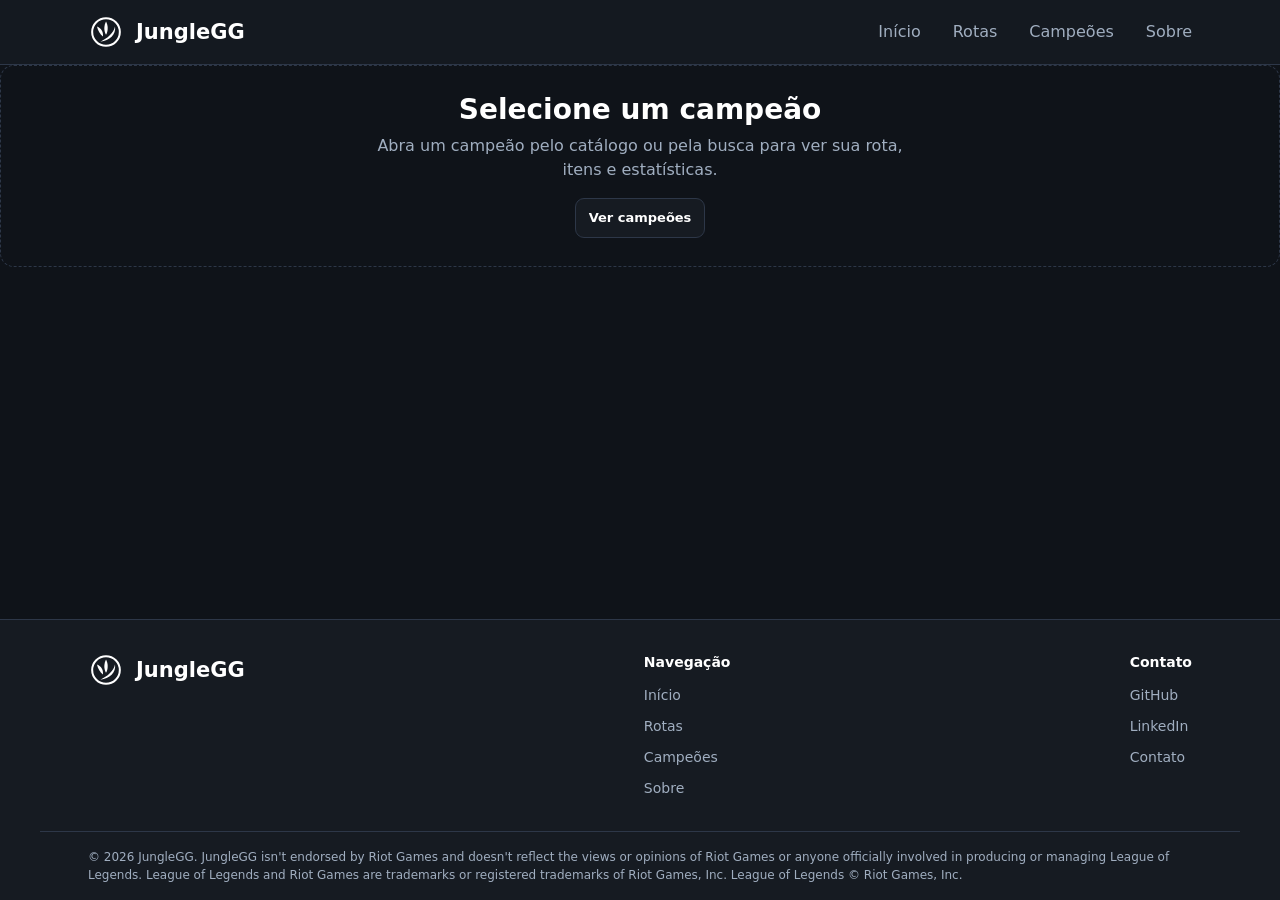
<file: frontend/campeao.html>
<!DOCTYPE html>
<html lang="pt-BR">
<head>
<meta charset="UTF-8">
<meta name="viewport" content="width=device-width, initial-scale=1">
<title>JungleGG | Campeão</title>
<link rel="icon" href="assets/logo.svg?v=2" type="image/svg+xml">

<link rel="stylesheet" href="css/style.css">
<link rel="stylesheet" href="css/campeao.css?v=3">
</head>

<body>

<header class="navbar">
  <div class="navbar__interno">
    <a class="logo" href="index.html">
      <img src="assets/logo.svg?v=2" alt="" width="36" height="36">
      <span>JungleGG</span>
    </a>

    <nav class="navbar__links">
      <a href="index.html">Início</a>
      <a href="rotas.html">Rotas</a>
      <a href="campeoes.html">Campeões</a>
      <a href="sobre.html">Sobre</a>
    </nav>
  </div>
</header>

<main>

<section class="champion-hero">

  <img id="hero-splash" class="champion-hero__splash">

  <div class="champion-hero__overlay">

    <img id="hero-icon" class="champion-icon">

    <div>

      <span class="badge-tier" id="tier">
        S+
      </span>

      <h1 id="nome">
        Carregando...
      </h1>

      <p id="titulo"></p>

      <div id="classes" class="champion-tags"></div>

    </div>

  </div>

</section>

<section class="champion-stats">

  <article class="stat-card">
    <span>Win Rate</span>
    <strong id="win">--</strong>
  </article>

  <article class="stat-card">
    <span>Pick Rate</span>
    <strong id="pick">--</strong>
  </article>

  <article class="stat-card">
    <span>Ban Rate</span>
    <strong id="ban">--</strong>
  </article>

  <article class="stat-card">
    <span>KDA</span>
    <strong id="kda">--</strong>
    <small id="kda-detalhe">-- eliminacoes / partida</small>
  </article>

</section>

<nav class="campeao-nav" aria-label="Navegação da página do campeão">
  <a href="#guia">Guia</a>
  <a href="#builds">Builds e runas</a>
  <a href="#situacao">Preparação de partida</a>
  <a href="#confrontos">Confrontos</a>
  <a href="#mapa-presenca">Mapa de presença</a>
</nav>

<section class="conteudo-campeao" id="guia" aria-label="Guia do campeão">
  <article class="card-ui card-ui--clear">

    <div class="card-header">
      <div>
        <span class="secao-etiqueta">Primeiros minutos</span>
        <h2>Rota de Clear</h2>
      </div>
      <span class="fonte-guia">
        Rota estimada, não extraída das partidas · imagens:
        <a href="https://wiki.leagueoflegends.com/en-us/" target="_blank" rel="noopener noreferrer">League Wiki</a>
      </span>
    </div>

    <div id="clear" class="clear-route"></div>
    <div class="clear-itens">
      <div>
        <span class="secao-etiqueta">Itens observados</span>
        <h3>Patch da jungle</h3>
        <small class="clear-itens__fonte">Atualização automática pelas partidas coletadas</small>
      </div>
      <div id="clear-build" class="clear-build" aria-live="polite">
        <span class="dado-vazio">Aguardando partidas coletadas.</span>
      </div>
    </div>

  </article>

  <article class="card-ui">
    <span class="secao-etiqueta">Progressão de níveis</span>
    <h2>Ordem de Habilidades</h2>
    <small id="fonte-habilidades" class="fonte-matchup">
      Ordem observada nas partidas ranqueadas de alto elo
    </small>
    <div id="skills"></div>
  </article>
</section>

<section class="conteudo-campeao duas-colunas" id="builds" aria-label="Builds e runas">
  <article class="card-ui">
    <span class="secao-etiqueta">Itens finais observados</span>
    <h2>Builds mais frequentes</h2>
    <small id="fonte-build" class="fonte-matchup">Aguardando partidas coletadas</small>
    <div id="build" class="build-variacoes"></div>
  </article>

  <article class="card-ui">
    <span class="secao-etiqueta">Escolhas observadas</span>
    <h2>Páginas de runas</h2>
    <small id="fonte-runas" class="fonte-matchup">Aguardando partidas coletadas</small>
    <div id="runas"></div>
  </article>
</section>

<section class="conteudo-campeao" id="situacao" aria-label="Desempenho situacional">
  <article class="card-ui">
    <div class="card-header situacao-cabecalho">
      <div>
        <span class="secao-etiqueta">Contexto da partida</span>
        <h2>Preparação por lado e confronto</h2>
        <p class="situacao-descricao">
          Escolha o lado e o jungler inimigo para ver resultados, builds e runas observados.
        </p>
      </div>
      <div class="situacao-controles">
        <label>
          <span>Seu lado</span>
          <select id="situacao-lado" aria-label="Seu lado no mapa">
            <option value="100">Azul</option>
            <option value="200">Vermelho</option>
          </select>
        </label>
        <label>
          <span>Jungler inimigo</span>
          <select id="situacao-adversario" aria-label="Jungler adversário">
            <option value="">Todos os confrontos</option>
          </select>
        </label>
      </div>
    </div>
    <div id="situacao-resumo" class="situacao-resumo" aria-live="polite"></div>
    <div id="situacao-detalhes" class="situacao-detalhes"></div>
  </article>
</section>

<section class="conteudo-campeao duas-colunas" id="confrontos" aria-label="Confrontos">

  <article class="card-ui matchup-card matchup-card--bom">

    <span class="secao-etiqueta">Vantagem no jungle</span>
    <h2>Forte Contra</h2>
    <small id="fonte-forte" class="fonte-matchup">Calculando confrontos...</small>

    <div id="forte" class="matchups"></div>

  </article>

  <article class="card-ui matchup-card matchup-card--ruim">

    <span class="secao-etiqueta">Confrontos difíceis</span>
    <h2>Fraco Contra</h2>
    <small id="fonte-fraco" class="fonte-matchup">Calculando confrontos...</small>

    <div id="fraco" class="matchups"></div>

  </article>

</section>

<section class="conteudo-campeao" id="mapa-presenca">
  <article class="card-ui">
    <span class="secao-etiqueta">Rotação pelo mapa</span>
    <h2>Mapa de presença do jungler</h2>
    <p class="mapa-descricao">
      Posições amostradas aproximadamente uma vez por minuto. A camada de abates
      marca eliminações com participação do jungler, não necessariamente ganks.
    </p>
    <div class="mapa-abas" role="group" aria-label="Camada do mapa de calor">
      <button type="button" data-camada="movimentacao" aria-pressed="true">Movimentação</button>
      <button type="button" data-camada="abates" aria-pressed="false">Abates participados</button>
    </div>
    <div class="mapa-calor" id="mapa-calor">
      <img id="mapa-imagem" alt="Mapa de Summoner's Rift">
      <div id="mapa-pontos" aria-hidden="true"></div>
    </div>
    <p class="mapa-status" id="mapa-status" aria-live="polite">Carregando dados do mapa...</p>
    <div class="mapa-legenda" aria-label="Legenda de intensidade">
      <span>Menor frequência</span>
      <i aria-hidden="true"></i>
      <span>Maior frequência</span>
    </div>
  </article>
</section>

</main>

<footer class="rodape">
  <div class="rodape__topo">
    <a class="logo" href="index.html">
      <img src="assets/logo.svg?v=2" alt="" width="36" height="36">
      <span>JungleGG</span>
    </a>
    <div class="rodape__coluna">
      <h3>Navegação</h3>
      <ul>
        <li><a href="index.html">Início</a></li>
        <li><a href="rotas.html">Rotas</a></li>
        <li><a href="campeoes.html">Campeões</a></li>
        <li><a href="sobre.html">Sobre</a></li>
      </ul>
    </div>
    <div class="rodape__coluna">
      <h3>Contato</h3>
      <ul>
        <li><a href="https://github.com/Miguel-Wanzeler" target="_blank" rel="noopener noreferrer">GitHub</a></li>
        <li><a href="https://www.linkedin.com/in/miguel-wanzeler/" target="_blank" rel="noopener noreferrer">LinkedIn</a></li>
        <li><a href="mailto:contatomiguelwanzeler@gmail.com">Contato</a></li>
      </ul>
    </div>
  </div>
  <p class="rodape__legal">
    © 2026 JungleGG. JungleGG isn't endorsed by Riot Games and doesn't reflect the views or
    opinions of Riot Games or anyone officially involved in producing or managing League of
    Legends. League of Legends and Riot Games are trademarks or registered trademarks of Riot
    Games, Inc. League of Legends © Riot Games, Inc.
  </p>
</footer>

<script src="js/campeao.js?v=6"></script>

</body>
</html>
</file>
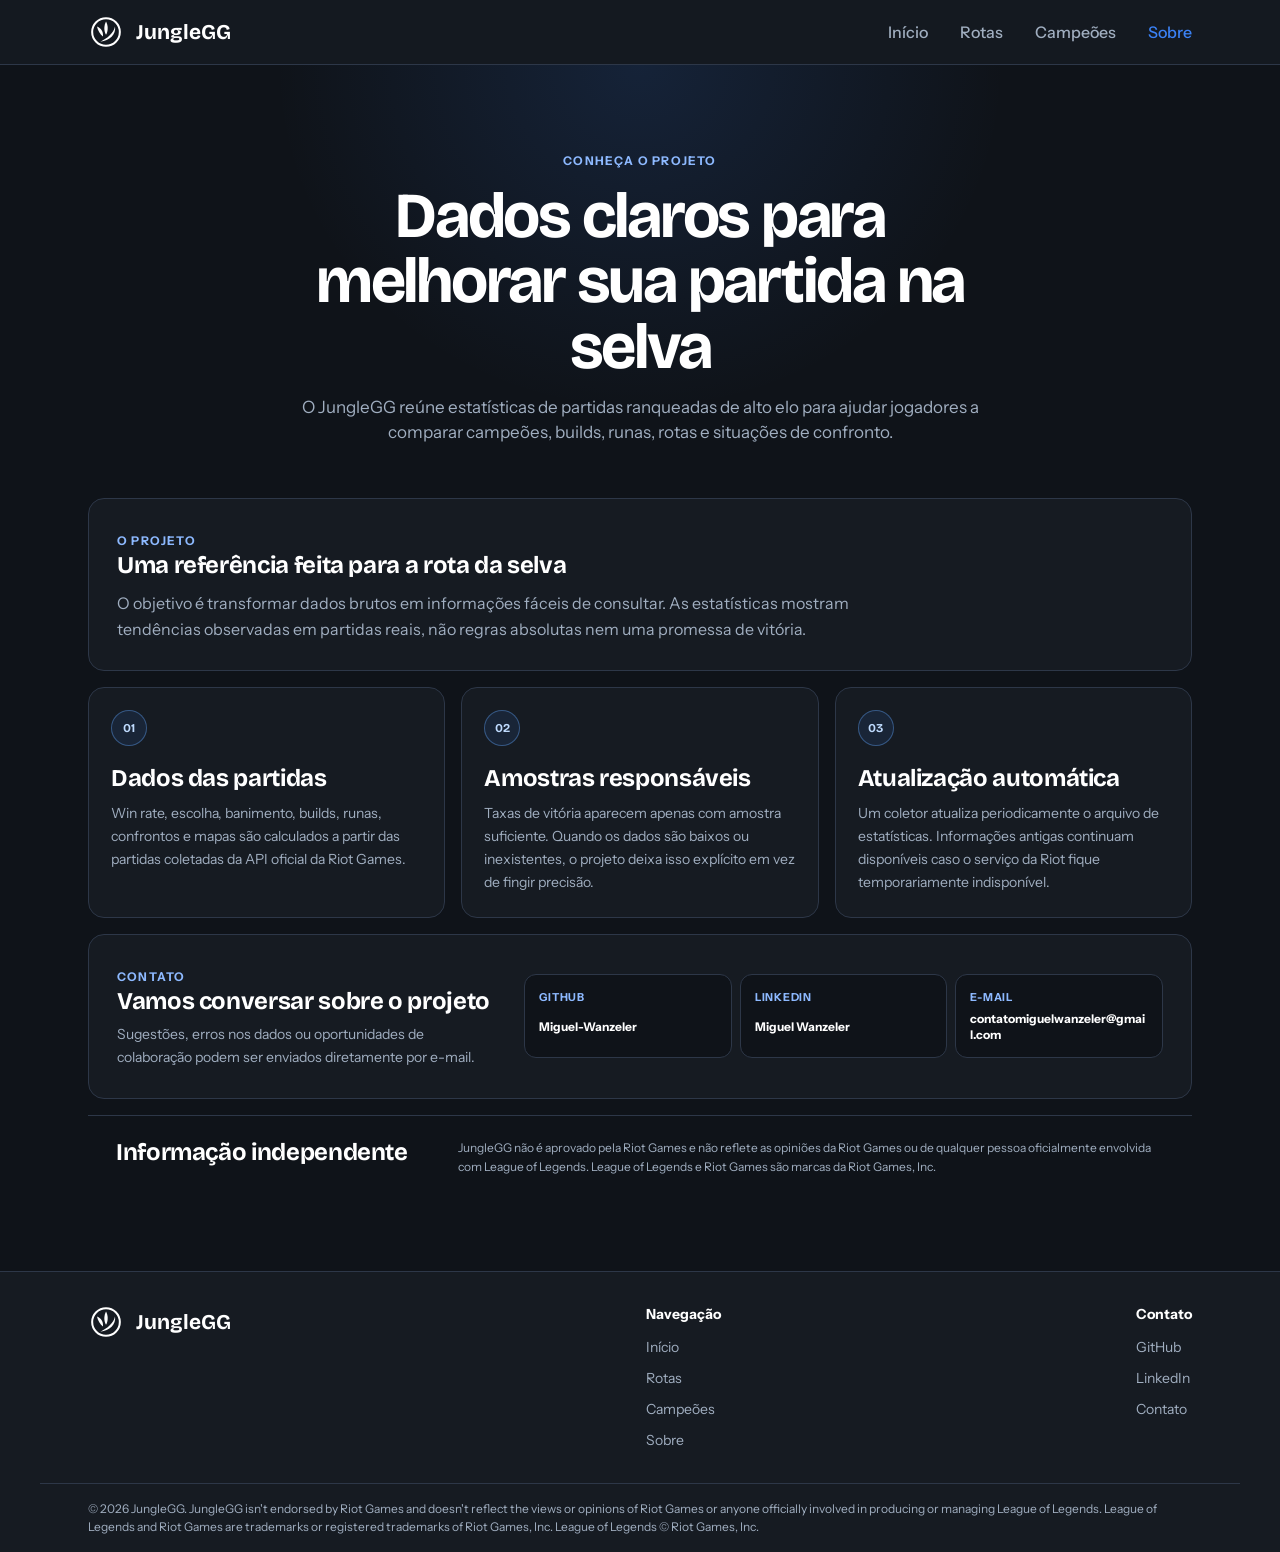
<file: frontend/sobre.html>
<!DOCTYPE html>
<html lang="pt-BR">
<head>
  <meta charset="UTF-8">
  <meta name="viewport" content="width=device-width, initial-scale=1">
  <title>JungleGG | Sobre</title>
  <meta name="description" content="Conheça o JungleGG, suas fontes de dados e a forma como as estatísticas da rota da selva são apresentadas.">
  <link rel="icon" href="assets/logo.svg?v=2" type="image/svg+xml">
  <link rel="preconnect" href="https://fonts.googleapis.com">
  <link rel="preconnect" href="https://fonts.gstatic.com" crossorigin>
  <link href="https://fonts.googleapis.com/css2?family=Bricolage+Grotesque:opsz,wght@12..96,600;12..96,700&family=Instrument+Sans:wght@400;500;600&display=swap" rel="stylesheet">
  <link rel="stylesheet" href="css/style.css?v=3">
  <link rel="stylesheet" href="css/listas.css?v=7">
</head>
<body>
  <a class="pular" href="#conteudo-sobre">Ir para o conteúdo</a>

  <header class="navbar">
    <div class="navbar__interno">
      <a class="logo" href="index.html">
        <img src="assets/logo.svg?v=2" alt="" width="36" height="36">
        <span>JungleGG</span>
      </a>
      <nav class="navbar__links" aria-label="Principal">
        <a href="index.html">Início</a>
        <a href="rotas.html">Rotas</a>
        <a href="campeoes.html">Campeões</a>
        <a href="sobre.html" aria-current="page">Sobre</a>
      </nav>
    </div>
  </header>

  <main id="conteudo-sobre">
    <section class="sobre-hero">
      <span class="etiqueta">Conheça o projeto</span>
      <h1>Dados claros para melhorar sua partida na selva</h1>
      <p>
        O JungleGG reúne estatísticas de partidas ranqueadas de alto elo para ajudar
        jogadores a comparar campeões, builds, runas, rotas e situações de confronto.
      </p>
    </section>

    <section class="sobre-conteudo" aria-label="Sobre o JungleGG">
      <article class="sobre-bloco sobre-bloco--principal">
        <span class="etiqueta">O projeto</span>
        <h2>Uma referência feita para a rota da selva</h2>
        <p>
          O objetivo é transformar dados brutos em informações fáceis de consultar.
          As estatísticas mostram tendências observadas em partidas reais, não regras
          absolutas nem uma promessa de vitória.
        </p>
      </article>

      <div class="sobre-grid">
        <article class="sobre-card">
          <span class="sobre-card__numero">01</span>
          <h2>Dados das partidas</h2>
          <p>
            Win rate, escolha, banimento, builds, runas, confrontos e mapas são
            calculados a partir das partidas coletadas da API oficial da Riot Games.
          </p>
        </article>

        <article class="sobre-card">
          <span class="sobre-card__numero">02</span>
          <h2>Amostras responsáveis</h2>
          <p>
            Taxas de vitória aparecem apenas com amostra suficiente. Quando os dados
            são baixos ou inexistentes, o projeto deixa isso explícito em vez de fingir precisão.
          </p>
        </article>

        <article class="sobre-card">
          <span class="sobre-card__numero">03</span>
          <h2>Atualização automática</h2>
          <p>
            Um coletor atualiza periodicamente o arquivo de estatísticas. Informações
            antigas continuam disponíveis caso o serviço da Riot fique temporariamente indisponível.
          </p>
        </article>
      </div>

      <article class="sobre-bloco sobre-bloco--contato">
        <div>
          <span class="etiqueta">Contato</span>
          <h2>Vamos conversar sobre o projeto</h2>
          <p>
            Sugestões, erros nos dados ou oportunidades de colaboração podem ser enviados
            diretamente por e-mail.
          </p>
        </div>
        <div class="sobre-contatos" aria-label="Redes e contato">
          <a href="https://github.com/Miguel-Wanzeler" target="_blank" rel="noopener noreferrer">
            <span>GitHub</span>
            <strong>Miguel-Wanzeler</strong>
          </a>
          <a href="https://www.linkedin.com/in/miguel-wanzeler/" target="_blank" rel="noopener noreferrer">
            <span>LinkedIn</span>
            <strong>Miguel Wanzeler</strong>
          </a>
          <a href="mailto:contatomiguelwanzeler@gmail.com">
            <span>E-mail</span>
            <strong>contatomiguelwanzeler@gmail.com</strong>
          </a>
        </div>
      </article>

      <article class="sobre-aviso">
        <h2>Informação independente</h2>
        <p>
          JungleGG não é aprovado pela Riot Games e não reflete as opiniões da Riot Games
          ou de qualquer pessoa oficialmente envolvida com League of Legends.
          League of Legends e Riot Games são marcas da Riot Games, Inc.
        </p>
      </article>
    </section>
  </main>

  <footer class="rodape">
    <div class="rodape__topo">
      <a class="logo" href="index.html">
        <img src="assets/logo.svg?v=2" alt="" width="36" height="36">
        <span>JungleGG</span>
      </a>
      <div class="rodape__coluna">
        <h3>Navegação</h3>
        <ul>
          <li><a href="index.html">Início</a></li>
          <li><a href="rotas.html">Rotas</a></li>
          <li><a href="campeoes.html">Campeões</a></li>
          <li><a href="sobre.html">Sobre</a></li>
        </ul>
      </div>
      <div class="rodape__coluna">
        <h3>Contato</h3>
        <ul>
          <li><a href="https://github.com/Miguel-Wanzeler" target="_blank" rel="noopener noreferrer">GitHub</a></li>
          <li><a href="https://www.linkedin.com/in/miguel-wanzeler/" target="_blank" rel="noopener noreferrer">LinkedIn</a></li>
          <li><a href="mailto:contatomiguelwanzeler@gmail.com">Contato</a></li>
        </ul>
      </div>
    </div>
    <p class="rodape__legal">
      © 2026 JungleGG. JungleGG isn't endorsed by Riot Games and doesn't reflect the views or
      opinions of Riot Games or anyone officially involved in producing or managing League of
      Legends. League of Legends and Riot Games are trademarks or registered trademarks of Riot
      Games, Inc. League of Legends © Riot Games, Inc.
    </p>
  </footer>
</body>
</html>
</file>
<file: frontend/css/style.css>
/* ==================================================================
   TOKENS: as cores do Figma e as fontes num lugar só.
   Mudou uma cor aqui, muda no site inteiro.
   ================================================================== */
:root {
  --fundo: #0F1319;
  --superficie: #161B22;
  --borda: #2D3748;
  --texto: #FFFFFF;
  --suave: #A0AEC0;
  --azul: #3B82F6;      /* destaque: foco, aba ativa, link atual */
  --verde: #22C55E;     /* winrate acima de 50% */
  --vermelho: #EF4444;  /* winrate abaixo de 50% */
  --violeta: #A78BFA;   /* ban */
  --titulo: "Bricolage Grotesque", system-ui, sans-serif;
  --corpo: "Instrument Sans", system-ui, sans-serif;
  --max: 1200px;
}

/* ---------- BASE ---------- */
* { box-sizing: border-box; margin: 0; padding: 0; }
html { scroll-behavior: smooth; }
body {
  background: var(--fundo);
  color: var(--texto);
  font: 400 16px/1.5 var(--corpo);
  min-height: 100vh;
  display: flex;
  flex-direction: column;   /* empurra o rodapé pro fim da página */
}
main { flex: 1; }
a { color: inherit; text-decoration: none; }
img { display: block; max-width: 100%; }
button { font: inherit; color: inherit; cursor: pointer; }

/* Foco visível pra quem usa teclado */
:focus-visible { outline: 2px solid var(--azul); outline-offset: 2px; border-radius: 6px; }

/* Texto só pra leitor de tela */
.sr, .pular:not(:focus) {
  position: absolute; width: 1px; height: 1px; overflow: hidden;
  clip: rect(0 0 0 0); white-space: nowrap;
}
.pular:focus {
  position: fixed; top: 8px; left: 8px; z-index: 50;
  background: var(--azul); padding: 8px 14px; border-radius: 8px;
}

/* ---------- NAVBAR ---------- */
.navbar {
  position: sticky; top: 0; z-index: 30;
  background: rgba(22, 27, 34, 0.88);
  backdrop-filter: blur(10px);
  border-bottom: 1px solid var(--borda);
}
.navbar__interno {
  max-width: var(--max); margin: 0 auto; padding: 14px 48px;
  display: flex; align-items: center; justify-content: space-between; gap: 24px;
}
.logo { display: flex; align-items: center; gap: 12px; font: 700 21px var(--titulo); }
.navbar__links { display: flex; gap: 32px; font-weight: 500; color: var(--suave); }
.navbar__links a:hover { color: var(--texto); }
.navbar__links a[aria-current="page"] { color: var(--azul); }

/* ---------- HERO ---------- */
.hero {
  max-width: var(--max); margin: 0 auto; padding: 72px 48px 40px;
  display: grid; grid-template-columns: minmax(0, 1.05fr) minmax(0, 0.95fr);
  gap: 40px; align-items: center;
}
.hero h1 {
  font: 700 clamp(40px, 5.2vw, 64px) / 1.04 var(--titulo);
  letter-spacing: -0.02em; margin-bottom: 16px;
}
.hero__texto > p { color: var(--suave); font-size: 18px; max-width: 44ch; margin-bottom: 28px; }

/* Arte do campeão mais jogado. A faixa de gradiente funde a imagem com o fundo. */
.hero__arte {
  position: relative; display: block; aspect-ratio: 16 / 10;
  border-radius: 20px; overflow: hidden; border: 1px solid var(--borda);
}
.hero__arte[hidden] { display: none; }
.hero__arte img { width: 100%; height: 100%; object-fit: cover; object-position: 60% 20%; transition: transform 0.6s; }
.hero__arte:hover img { transform: scale(1.04); }
.hero__arte::after {
  content: ""; position: absolute; inset: 0; pointer-events: none;
  background:
    linear-gradient(90deg, var(--fundo) 0%, transparent 45%),
    linear-gradient(0deg, rgba(15, 19, 25, 0.9), transparent 45%);
}
.hero__legenda { position: absolute; left: 18px; bottom: 14px; z-index: 1; font: 600 16px var(--titulo); }

/* ---------- BUSCA (campo + sugestões) ---------- */
.busca { position: relative; max-width: 520px; }
.busca input {
  width: 100%; height: 56px; padding: 0 52px 0 18px; font: inherit; font-size: 17px;
  color: var(--texto); background: var(--superficie);
  border: 1px solid var(--borda); border-radius: 12px;
}
.busca input::placeholder { color: var(--suave); }
.busca input:focus { outline: none; border-color: var(--azul); box-shadow: 0 0 0 4px rgba(59, 130, 246, 0.18); }
.busca kbd {
  position: absolute; right: 14px; top: 15px; min-width: 26px; text-align: center;
  padding: 2px 8px; font: 500 14px var(--corpo); color: var(--suave);
  border: 1px solid var(--borda); border-radius: 6px; transition: opacity 0.15s;
}
.busca:focus-within kbd { opacity: 0; }

#resultados {
  position: absolute; left: 0; right: 0; top: calc(100% + 8px); z-index: 20;
  list-style: none; padding: 6px; background: var(--superficie);
  border: 1px solid var(--borda); border-radius: 12px;
  box-shadow: 0 18px 40px rgba(0, 0, 0, 0.45);
}
#resultados[hidden] { display: none; }
#resultados li { display: flex; align-items: center; gap: 12px; padding: 8px 10px; border-radius: 8px; cursor: pointer; }
#resultados li[aria-selected="true"] { background: rgba(59, 130, 246, 0.18); }
#resultados img { width: 36px; height: 36px; border-radius: 8px; }
#resultados .nome { font-weight: 600; line-height: 1.2; }
#resultados .sub { font-size: 13px; color: var(--suave); }
#resultados .vazio { cursor: default; color: var(--suave); font-size: 15px; padding: 12px 10px; }

/* ---------- SEÇÃO DE DESTAQUES ---------- */
.secao { max-width: var(--max); margin: 0 auto; padding: 32px 48px 72px; }
.secao__topo { display: flex; justify-content: space-between; align-items: flex-end; flex-wrap: wrap; gap: 16px; margin-bottom: 8px; }
.secao h2 { font: 700 30px var(--titulo); letter-spacing: -0.01em; }
.fonte { color: var(--suave); font-size: 14px; margin-bottom: 20px; min-height: 21px; }

.abas { display: flex; gap: 4px; padding: 4px; background: var(--superficie); border: 1px solid var(--borda); border-radius: 999px; }
.abas button { background: none; border: 0; padding: 8px 16px; border-radius: 999px; color: var(--suave); font-weight: 500; font-size: 14px; transition: background 0.2s, color 0.2s; }
.abas button:hover { color: var(--texto); }
.abas button[aria-pressed="true"] { background: var(--azul); color: #fff; }

.grid { display: grid; grid-template-columns: repeat(3, minmax(0, 1fr)); gap: 20px; }
.ver-todos { display: inline-block; margin-top: 28px; color: var(--azul); font-weight: 600; }
.ver-todos:hover { text-decoration: underline; }

/* ---------- CARD DE CAMPEÃO ---------- */
.card {
  position: relative; overflow: hidden; isolation: isolate;
  display: flex; flex-direction: column; gap: 14px; padding: 18px;
  background: var(--superficie); border: 1px solid var(--borda); border-radius: 14px;
  transition: border-color 0.15s;
}
.card:hover { border-color: var(--azul); }
/* Arte do campeão atrás do card, só visível à direita e bem apagada */
.card__fundo {
  position: absolute; inset: 0; z-index: -1;
  background-size: cover; background-position: right top; opacity: 0.2;
  -webkit-mask-image: linear-gradient(270deg, #000, transparent 70%);
  mask-image: linear-gradient(270deg, #000, transparent 70%);
  transition: transform 0.5s, opacity 0.3s;
}
.card:hover .card__fundo { opacity: 0.4; transform: scale(1.06); }

.card__topo { display: flex; align-items: center; gap: 12px; }
.card__icone { width: 56px; height: 56px; border-radius: 10px; border: 1px solid var(--borda); }
.card h3 { font: 700 19px / 1.2 var(--titulo); }
.card__classe { font-size: 13px; color: var(--suave); }

.win { display: flex; justify-content: space-between; align-items: baseline; }
.win span { font-size: 13px; color: var(--suave); }
.win strong { font: 700 30px / 1 var(--titulo); font-variant-numeric: tabular-nums; }
.bom { color: var(--verde); }
.ruim { color: var(--vermelho); }

/* Barra de winrate. A largura vem da variável --v e só "enche" quando a grade ganha .pronto */
.barra { height: 6px; border-radius: 99px; background: rgba(255, 255, 255, 0.08); overflow: hidden; }
.barra i { display: block; height: 100%; width: 0; border-radius: inherit; background: var(--verde); transition: width 1s cubic-bezier(0.2, 0.8, 0.2, 1); }
.barra i.ruim { background: var(--vermelho); }
.grid.pronto .barra i,
.grade-campeoes.pronto .barra i,
.grade-destaques.pronto .barra i { width: var(--v); }

.mini { display: flex; justify-content: space-between; font-size: 14px; color: var(--suave); }
.mini b { color: var(--texto); font-weight: 600; font-variant-numeric: tabular-nums; }
.mini .ban { color: var(--violeta); }

/* Carregando: cards vazios com um brilho passando */
.card--esqueleto {
  min-height: 176px; border-color: var(--borda);
  background: linear-gradient(100deg, var(--superficie) 40%, #1D2430 50%, var(--superficie) 60%);
  background-size: 300% 100%; animation: brilho 1.4s linear infinite;
}
@keyframes brilho { to { background-position: -100% 0; } }

/* Erro: diz o que aconteceu e oferece a saída */
.erro { grid-column: 1 / -1; padding: 28px; border: 1px dashed var(--borda); border-radius: 14px; text-align: center; color: var(--suave); }
.erro button { margin-top: 14px; padding: 10px 20px; background: var(--azul); border: 0; border-radius: 10px; color: #fff; font-weight: 600; }

/* ---------- RODAPÉ ---------- */
.rodape { background: var(--superficie); border-top: 1px solid var(--borda); }
.rodape__topo { max-width: var(--max); margin: 0 auto; padding: 32px 48px; display: flex; justify-content: space-between; align-items: flex-start; flex-wrap: wrap; gap: 32px; }
.rodape__coluna h3 { font-size: 14px; margin-bottom: 12px; }
.rodape__coluna ul { list-style: none; display: flex; flex-direction: column; gap: 10px; font-size: 14px; color: var(--suave); }
.rodape__coluna a:hover { color: var(--texto); }
.rodape__legal { max-width: var(--max); margin: 0 auto; padding: 16px 48px; border-top: 1px solid var(--borda); font-size: 12px; color: var(--suave); }

/* ---------- RESPONSIVO ---------- */
@media (max-width: 960px) {
  .hero { grid-template-columns: 1fr; padding-top: 48px; }
  .hero__arte { display: none; }
  .grid { grid-template-columns: repeat(2, minmax(0, 1fr)); }
}
@media (max-width: 640px) {
  .navbar__interno { flex-wrap: wrap; padding: 12px 20px; gap: 8px; }
  .navbar__links { width: 100%; gap: 20px; overflow-x: auto; }
  .hero, .secao, .rodape__topo, .rodape__legal { padding-left: 20px; padding-right: 20px; }
  .grid { grid-template-columns: 1fr; }
  .abas { width: 100%; overflow-x: auto; }
}

/* Quem pediu menos movimento no sistema recebe tudo sem animação */
@media (prefers-reduced-motion: reduce) {
  * { animation: none !important; transition: none !important; }
  html { scroll-behavior: auto; }
  .grid .barra i,
  .grade-campeoes .barra i,
  .grade-destaques .barra i { width: var(--v); }
}
</file>
<file: frontend/css/campeao.css>
.champion-hero{position:relative;min-height:360px;overflow:hidden;isolation:isolate;}

.champion-hero__splash{
    position:absolute;
    inset:0;
    width:100%;
    height:100%;
    object-fit:cover;
    filter:brightness(.38);
    object-position:center 25%;
}

.champion-hero__overlay{
    position:relative;
    z-index:2;

    max-width:1200px;
    margin:auto;

    padding:104px 48px 64px;

    display:flex;
    gap:24px;
    align-items:center;
}
.champion-hero__overlay::before{content:"";position:absolute;inset:0;z-index:-1;background:linear-gradient(90deg,rgba(15,19,25,.92),rgba(15,19,25,.52) 58%,rgba(15,19,25,.12));pointer-events:none;}
.champion-hero h1{margin-top:12px;font:700 clamp(38px,5vw,58px)/1.05 var(--titulo);letter-spacing:-.03em;}
.champion-hero p{margin-top:8px;color:#d0d7e2;font-size:17px;}
.champion-tags{margin-top:14px;}

.champion-icon{
    width:120px;
    height:120px;
    border-radius:20px;
    border:2px solid var(--borda);
}

.badge-tier{
    background:var(--verde);
    padding:6px 12px;
    border-radius:999px;
    font-weight:700;
}

.champion-stats{
    max-width:1200px;
    margin:auto;

    padding:24px 48px 28px;

    display:grid;
    grid-template-columns:repeat(4,1fr);
    gap:18px;
}

.stat-card{
    background:var(--superficie);
    border:1px solid var(--borda);

    border-radius:14px;

    padding:20px;
    transition:border-color .18s,transform .18s;
}
.stat-card:hover{border-color:#52627a;transform:translateY(-2px);}
.stat-card>span{color:var(--suave);font-size:13px;font-weight:600;}

.stat-card strong{
    display:block;
    margin-top:8px;

    font-size:32px;
    font-family:var(--titulo);
}

.stat-card small{
    display:block;
    margin-top:6px;
    color:var(--suave);
    font-size:13px;
}

.painel,
.duas-colunas{
    max-width:1200px;
    margin:auto;
    padding:0 48px 32px;
}

.duas-colunas{
    display:grid;
    grid-template-columns:1fr 1fr;
    gap:24px;
}

.card-ui{
    background:var(--superficie);
    border:1px solid var(--borda);

    border-radius:16px;

    padding:24px;
    box-shadow:0 12px 30px rgba(0,0,0,.12);
}

.build-grid{
    display:flex;
    gap:12px;
    flex-wrap:wrap;
    margin-top:20px;
}

.build-grid img{
    width:64px;
    height:64px;
    border-radius:12px;

    transition:.25s;
}

.build-grid img:hover{
    transform:translateY(-4px);
}
.build-variacoes{display:grid;gap:12px;margin-top:16px;}
.build-variacao,.pagina-runa{min-width:0;padding:14px;border:1px solid var(--borda);border-radius:14px;background:var(--fundo);}
.build-variacao__titulo{display:flex;justify-content:space-between;align-items:center;gap:10px;color:var(--texto);}
.build-variacao__titulo small{color:var(--suave);font-size:12px;white-space:nowrap;}
.build-variacao .build-grid{margin-top:12px;gap:14px;}
.build-item{display:flex;flex-direction:column;align-items:center;gap:6px;width:68px;text-align:center;}
.build-item img{width:56px;height:56px;object-fit:cover;}
.build-item span{color:var(--suave);font-size:10px;line-height:1.2;}
.pagina-runa+.pagina-runa{margin-top:12px;}

.conteudo-campeao{max-width:1200px;margin:0 auto;padding:0 48px 24px;scroll-margin-top:100px;}
.campeao-nav{position:relative;z-index:2;display:flex;justify-content:center;gap:8px;max-width:1200px;margin:0 auto 24px;padding:0 48px;overflow-x:auto;scrollbar-width:thin;}
.campeao-nav a{flex:0 0 auto;padding:8px 14px;border:1px solid var(--borda);border-radius:999px;background:var(--superficie);color:var(--suave);font-size:13px;font-weight:600;transition:background .18s,color .18s,border-color .18s;}
.campeao-nav a:hover,.campeao-nav a:focus-visible{border-color:var(--azul);background:rgba(59,130,246,.13);color:var(--texto);}
.conteudo-campeao h2{font:700 24px/1.2 var(--titulo);letter-spacing:-.015em;}
.conteudo-campeao .card-ui>h2{margin-bottom:4px;}
.secao-etiqueta{display:block;margin-bottom:4px;color:var(--azul);font-size:12px;font-weight:700;text-transform:uppercase;letter-spacing:.08em;}
.card-header{display:flex;align-items:flex-start;justify-content:space-between;gap:16px;margin-bottom:20px;}
.fonte-guia{color:var(--suave);font-size:13px;white-space:nowrap;}
.fonte-guia a{color:var(--azul);}
.fonte-guia a:hover{text-decoration:underline;}
.clear-route{display:grid;grid-template-columns:repeat(6,minmax(0,1fr));gap:10px;margin-top:18px;}
.clear-step{display:flex;align-items:center;gap:10px;min-width:0;padding:12px;background:var(--fundo);border:1px solid var(--borda);border-radius:12px;}
.clear-step__numero{display:grid;place-items:center;flex:0 0 28px;height:28px;border-radius:50%;background:var(--azul);font-weight:700;font-size:13px;}
.clear-step__imagem{width:44px;height:44px;flex:0 0 44px;object-fit:contain;filter:drop-shadow(0 2px 6px rgba(0,0,0,.4));}
.clear-step div{display:flex;min-width:0;flex-direction:column;}
.clear-step strong{overflow:hidden;text-overflow:ellipsis;white-space:nowrap;}
.clear-step small{color:var(--suave);font-size:12px;}

.clear-itens{
  display:flex;
  align-items:center;
  justify-content:space-between;
  gap:16px;
  margin-top:16px;
  padding-top:16px;
  border-top:1px solid var(--borda);
}
.clear-itens h3{
  font:700 16px/1.25 var(--titulo);
}
.clear-itens__fonte{
  display:block;
  margin-top:5px;
  color:var(--suave);
  font-size:10px;
}
.clear-build{
  display:flex;
  flex-direction:column;
  align-items:flex-end;
  gap:9px;
  min-width:0;
}
.clear-build__etiqueta{
  padding:5px 9px;
  border:1px solid rgba(59,130,246,.28);
  border-radius:999px;
  background:rgba(59,130,246,.1);
  color:#bfdbfe;
  font-size:10px;
  font-weight:700;
  letter-spacing:.04em;
  text-transform:uppercase;
}
.clear-build__itens{
  display:flex;
  flex-wrap:wrap;
  justify-content:flex-end;
  gap:10px;
}
.clear-build__item{
  display:grid;
  width:84px;
  justify-items:center;
  gap:6px;
  padding:9px 7px;
  border:1px solid var(--borda);
  border-radius:12px;
  background:var(--fundo);
  text-align:center;
}
.clear-build__item--mais-usado{
  border-color:rgba(96,165,250,.58);
  background:
    radial-gradient(ellipse at top,rgba(59,130,246,.11),transparent 68%),
    var(--fundo);
}
.clear-build__item img{
  width:46px;
  height:46px;
  border:1px solid rgba(255,255,255,.1);
  border-radius:11px;
  object-fit:cover;
  box-shadow:0 8px 18px rgba(0,0,0,.24);
}
.clear-build__item span{
  width:100%;
  overflow:hidden;
  color:var(--suave);
  font-size:10px;
  line-height:1.15;
  text-overflow:ellipsis;
  white-space:nowrap;
}
.clear-build small{
  color:var(--suave);
  font-size:9px;
  line-height:1.2;
}

.tag{
    display:inline-block;
    padding:6px 12px;

    background:#1f2937;

    border-radius:999px;

    margin-right:8px;
}

.matchups{
    display:grid;
    grid-template-columns:repeat(2,minmax(0,1fr));
    gap:12px;
}

.dado-vazio{
    color:var(--suave);
    font-size:14px;
}
.erro h1{
  margin-bottom:8px;
  font:700 28px/1.15 var(--titulo);
  color:var(--texto);
}
.erro p{
  max-width:52ch;
  margin:0 auto 16px;
}
.erro .botao-secundario{
  display:inline-block;
  padding:9px 13px;
  border:1px solid var(--borda);
  border-radius:9px;
  background:var(--superficie);
  color:var(--texto);
  font-size:13px;
  font-weight:600;
}
.erro .botao-secundario:hover{
  border-color:var(--azul);
  background:rgba(59,130,246,.12);
}

.matchup{
    display:flex;
    align-items:center;
    gap:8px;
    min-width:0;
    padding:10px;
    border:1px solid var(--borda);
    border-radius:12px;
    background:var(--fundo);
}

.matchup img{
    width:48px;
    height:48px;
    flex:0 0 48px;
    border-radius:10px;
}

.matchup div{min-width:0;}
.matchup strong,.matchup small{display:block;}
.matchup small{margin-top:2px;color:var(--suave);font-size:12px;}
.matchup__conteudo{flex:1;}
.matchup__conteudo small span{white-space:nowrap;}
.matchup__amostra{display:inline-block;margin-top:6px;padding:3px 7px;border:1px solid var(--borda);border-radius:999px;color:var(--suave);font-size:10px;font-weight:700;text-transform:uppercase;}
.matchup-card--bom{border-top:3px solid var(--verde);}
.matchup-card--ruim{border-top:3px solid var(--vermelho);}
.runa-grupo{margin-top:18px;}
.runa-grupo h3{margin-bottom:10px;color:var(--suave);font-size:13px;font-weight:600;}
.runa-lista{display:flex;flex-wrap:wrap;gap:10px;}
.runa{position:relative;display:flex;flex-direction:column;align-items:center;gap:6px;width:76px;text-align:center;}
.runa img{width:56px;height:56px;object-fit:contain;}
.runa span:not(.runa__check){color:var(--suave);font-size:11px;line-height:1.2;}
.runa--selecionada img{border:2px solid var(--azul);border-radius:50%;padding:4px;background:var(--fundo);box-shadow:0 0 0 3px rgba(59,130,246,.13);}
.runa__check{position:absolute;top:0;right:5px;display:grid;place-items:center;width:18px;height:18px;border:2px solid var(--superficie);border-radius:50%;background:var(--azul);color:white;font-size:10px;font-weight:700;}
.fonte-matchup{display:block;margin:6px 0 14px;color:var(--suave);font-size:12px;}
.skills-layout{display:grid;grid-template-columns:minmax(0,1fr);min-width:0;gap:18px;margin-top:18px;}
.skill-lista{display:grid;grid-template-columns:repeat(4,minmax(0,1fr));min-width:0;gap:10px;}
.skill-info{display:flex;align-items:center;gap:12px;min-width:0;padding:12px;border:1px solid var(--borda);border-radius:12px;background:var(--fundo);}
.skill-info img{width:48px;height:48px;flex:0 0 48px;border-radius:10px;}
.skill-info__texto{min-width:0;}
.skill-info strong{display:block;font-size:13px;line-height:1.35;}
.skill-order-panel{min-width:0;padding:16px;border:1px solid var(--borda);border-radius:14px;background:var(--fundo);}
.skill-order-panel__cabecalho{display:flex;justify-content:space-between;align-items:center;gap:12px;margin-bottom:14px;}
.skill-order-panel h3{font:700 16px/1.25 var(--titulo);}
.skill-order-panel p{margin-top:3px;color:var(--suave);font-size:12px;}
.skill-order-panel__amostra{flex:0 0 auto;padding:6px 10px;border:1px solid rgba(59,130,246,.35);border-radius:999px;background:rgba(59,130,246,.12);color:#bfdbfe;font-size:12px;font-weight:700;}
.skill-ordem-scroll{width:100%;overflow-x:auto;padding-bottom:5px;}
.skill-ordem{display:grid;grid-template-columns:repeat(18,minmax(40px,1fr));gap:6px;min-width:850px;list-style:none;}
.skill-nivel{display:flex;flex-direction:column;align-items:center;justify-content:center;gap:5px;min-width:0;padding:8px 3px;border:1px solid var(--borda);border-radius:10px;background:var(--superficie);}
.skill-nivel span{color:var(--suave);font-size:10px;white-space:nowrap;}
.skill-nivel strong{display:grid;place-items:center;width:30px;height:30px;border-radius:50%;background:var(--fundo);border:1px solid var(--borda);font-size:13px;}
.skill-nivel.ativo strong{border-color:var(--azul);color:#93c5fd;}
.skill-nivel--ultimate{border-color:rgba(167,139,250,.45);background:rgba(167,139,250,.08);}
.skill-nivel--ultimate strong{border-color:var(--violeta);color:#ddd6fe;}
.skill-sem-dados{padding:16px;border:1px dashed var(--borda);border-radius:12px;color:var(--suave);font-size:14px;line-height:1.55;}
.mapa-descricao{max-width:76ch;margin-top:8px;color:var(--suave);font-size:14px;}
.mapa-abas{display:flex;flex-wrap:wrap;gap:8px;margin:18px 0 14px;}
.mapa-abas button{padding:9px 14px;border:1px solid var(--borda);border-radius:999px;background:var(--fundo);color:var(--suave);font-size:13px;font-weight:600;}
.mapa-abas button[aria-pressed="true"]{border-color:var(--azul);background:rgba(59,130,246,.16);color:#fff;}
.mapa-abas button:disabled{opacity:.45;cursor:not-allowed;}
.mapa-calor{position:relative;width:min(100%,680px);margin:0 auto;overflow:hidden;border:1px solid var(--borda);border-radius:16px;background:#111827;isolation:isolate;}
.mapa-calor img{display:block;width:100%;height:auto;opacity:.82;}
#mapa-pontos{position:absolute;inset:0;pointer-events:none;}
.mapa-ponto{position:absolute;width:8%;aspect-ratio:1;border-radius:50%;transform:translate(-50%,-50%);background:radial-gradient(circle,rgba(255,57,57,.9) 0%,rgba(255,134,40,.56) 35%,rgba(255,195,70,0) 72%);opacity:var(--intensidade);mix-blend-mode:screen;}
.mapa-ponto--abate{width:7%;background:radial-gradient(circle,rgba(255,235,105,.98) 0%,rgba(255,78,59,.7) 42%,rgba(255,78,59,0) 74%);}
.mapa-status{margin:12px 0 0;color:var(--suave);font-size:13px;text-align:center;}
.mapa-legenda{display:flex;justify-content:center;align-items:center;gap:10px;margin-top:8px;color:var(--suave);font-size:11px;}
.mapa-legenda i{width:90px;height:8px;border-radius:99px;background:linear-gradient(90deg,rgba(255,57,57,.25),rgba(255,134,40,.95));}
.situacao-cabecalho{align-items:flex-end;margin-bottom:16px;}
.situacao-descricao{max-width:65ch;margin-top:7px;color:var(--suave);font-size:13px;line-height:1.5;}
.situacao-controles{display:flex;flex-wrap:wrap;gap:12px;}
.situacao-controles label{display:grid;gap:6px;color:var(--suave);font-size:12px;font-weight:600;}
.situacao-controles select{min-width:150px;padding:10px 12px;border:1px solid var(--borda);border-radius:10px;background:var(--fundo);color:var(--texto);font:inherit;}
.situacao-resumo{display:grid;grid-template-columns:minmax(200px,auto) 1fr;align-items:center;gap:14px;padding:14px;border:1px solid var(--borda);border-radius:12px;background:var(--fundo);}
.situacao-resumo>p{color:var(--suave);font-size:13px;line-height:1.5;}
.situacao-status{display:grid;gap:4px;}
.situacao-status strong{font-size:14px;}
.situacao-status span{color:var(--suave);font-size:12px;}
.situacao-status--bom strong{color:var(--verde);}
.situacao-status--ruim strong{color:var(--vermelho);}
.situacao-status--neutro strong{color:var(--azul);}
.situacao-detalhes{display:grid;grid-template-columns:repeat(3,minmax(0,1fr));gap:16px;margin-top:18px;}
.situacao-coluna{min-width:0;}
.situacao-coluna h3{margin-bottom:10px;font:700 15px/1.3 var(--titulo);}
.situacao-fallback{display:block;margin:-4px 0 10px;color:var(--suave);font-size:11px;line-height:1.45;}
.situacao-metricas{display:grid;grid-template-columns:1fr 1fr;gap:8px;}
.situacao-metrica{display:flex;flex-direction:column;justify-content:space-between;gap:6px;min-width:0;min-height:64px;padding:10px;border:1px solid var(--borda);border-radius:10px;background:var(--fundo);}
.situacao-metrica span{color:var(--suave);font-size:11px;line-height:1.3;}
.situacao-metrica strong{font-size:15px;}
.situacao-coluna .pagina-runa{margin-top:8px;padding:12px;}
.situacao-coluna .pagina-runa strong{font-size:12px;color:var(--suave);}
.situacao-coluna .runa-grupo{margin-top:12px;}
.situacao-coluna .runa-grupo h4{margin-bottom:8px;color:var(--suave);font-size:12px;font-weight:600;}
.situacao-coluna .runa{width:62px;}
.situacao-coluna .runa img{width:44px;height:44px;}

@media(max-width:768px){

  .champion-hero{min-height:320px;}
  .champion-hero__overlay{padding:84px 24px 44px;}
  .champion-stats{
     grid-template-columns:repeat(2,1fr);
     padding:20px 20px 24px;
  }

  .duas-colunas{
      grid-template-columns:1fr;
  }

  .champion-hero__overlay{
      flex-direction:column;
      align-items:flex-start;
  }
  .conteudo-campeao{padding-left:20px;padding-right:20px;}
  .campeao-nav{justify-content:flex-start;padding:0 20px;margin-bottom:20px;}
  .clear-route{grid-template-columns:repeat(2,minmax(0,1fr));}
  .matchups{grid-template-columns:1fr;}
  .card-header{align-items:flex-start;flex-direction:column;}
  .skill-lista{grid-template-columns:repeat(2,minmax(0,1fr));}
  .skill-ordem{min-width:850px;}
  .clear-step{gap:7px;padding:8px;}
  .clear-step__imagem{width:34px;height:34px;flex-basis:34px;}
  .clear-itens{align-items:flex-start;flex-direction:column;}
  .clear-build{width:100%;align-items:flex-start;}
  .clear-build__itens{justify-content:flex-start;}
  .fonte-guia{white-space:normal;text-align:left;}
  .mapa-abas{display:grid;grid-template-columns:1fr 1fr;}
  .situacao-cabecalho{align-items:stretch;}
  .situacao-controles{width:100%;}
  .situacao-controles label{flex:1;min-width:130px;}
  .situacao-controles select{width:100%;min-width:0;}
  .situacao-resumo{grid-template-columns:1fr;}
  .situacao-detalhes{grid-template-columns:1fr;}
  .mapa-abas button{padding:9px 8px;}
}

@media(max-width:480px){
  .champion-hero__overlay{padding:72px 20px 36px;}
  .champion-icon{width:92px;height:92px;}
  .champion-stats{gap:10px;}
  .stat-card{padding:14px;}
  .stat-card strong{font-size:27px;}
  .card-ui{padding:18px;}
  .conteudo-campeao h2{font-size:21px;}
  .skill-lista{grid-template-columns:1fr;}
  .skill-order-panel{padding:12px;}
  .skill-order-panel__cabecalho{align-items:flex-start;flex-direction:column;}
  .mapa-abas{grid-template-columns:1fr;}
}
</file>
<file: frontend/css/listas.css>
.diretorio-hero {
  position: relative;
  isolation: isolate;
  max-width: 1200px;
  margin: 0 auto;
  padding: 72px 48px 34px;
  text-align: center;
}

.diretorio-hero::before {
  position: absolute;
  z-index: -1;
  top: 0;
  left: 50%;
  width: min(720px, 100%);
  height: 330px;
  content: "";
  transform: translateX(-50%);
  background: radial-gradient(ellipse at top, rgba(59, 130, 246, 0.13), transparent 68%);
  pointer-events: none;
}

.etiqueta {
  display: inline-block;
  color: #8db9ff;
  font-size: 12px;
  font-weight: 700;
  letter-spacing: 0.1em;
  text-transform: uppercase;
}

.diretorio-hero h1 {
  margin-top: 10px;
  font: 700 clamp(38px, 6vw, 58px) / 1.05 var(--titulo);
  letter-spacing: -0.035em;
}

.diretorio-hero > p:not(.fonte-diretorio) {
  max-width: 62ch;
  margin: 12px auto 0;
  color: var(--suave);
  font-size: 16px;
}

.guia-leitura {
  display: grid;
  grid-template-columns: minmax(150px, 0.5fr) minmax(0, 1fr);
  gap: 6px 20px;
  max-width: 850px;
  margin: 18px auto 0;
  padding: 14px 18px;
  border: 1px solid var(--borda);
  border-radius: 12px;
  background: rgba(255, 255, 255, 0.025);
  color: var(--suave);
  font-size: 12px;
  line-height: 1.55;
  text-align: left;
}

.guia-leitura > strong {
  grid-row: span 2;
  align-self: center;
  color: var(--texto);
  font-size: 13px;
}

.guia-leitura p {
  margin: 0;
}

.guia-leitura b {
  color: var(--texto);
}

.diretorio-controles {
  display: grid;
  grid-template-columns: minmax(220px, 1fr) minmax(165px, 220px) minmax(165px, 220px);
  align-items: end;
  gap: 12px;
  max-width: 850px;
  margin: 28px auto 0;
  text-align: left;
}

.controle-busca input,
.controle-select select,
.seletor-rota input {
  width: 100%;
  min-height: 50px;
  padding: 0 16px;
  border: 1px solid var(--borda);
  border-radius: 12px;
  background: var(--superficie);
  color: var(--texto);
  font: inherit;
}

.controle-busca input::placeholder,
.seletor-rota input::placeholder {
  color: var(--suave);
}

.controle-busca input:focus,
.controle-select select:focus,
.seletor-rota input:focus {
  outline: none;
  border-color: var(--azul);
  box-shadow: 0 0 0 4px rgba(59, 130, 246, 0.16);
}

.controle-select {
  display: grid;
  gap: 6px;
  color: var(--suave);
  font-size: 12px;
  font-weight: 600;
}

.controle-select select {
  min-height: 44px;
  padding: 0 12px;
}

.fonte-diretorio {
  min-height: 21px;
  margin: 14px auto 0;
  color: var(--suave);
  font-size: 13px;
}

.sobre-hero {
  position: relative;
  isolation: isolate;
  max-width: 1200px;
  margin: 0 auto;
  padding: 82px 48px 52px;
  text-align: center;
}

.sobre-hero::before {
  position: absolute;
  z-index: -1;
  top: 0;
  left: 50%;
  width: min(760px, 100%);
  height: 360px;
  content: "";
  transform: translateX(-50%);
  background: radial-gradient(ellipse at top, rgba(59, 130, 246, 0.14), transparent 68%);
  pointer-events: none;
}

.sobre-hero h1 {
  max-width: 17ch;
  margin: 12px auto 16px;
  font: 700 clamp(40px, 6vw, 64px) / 1.02 var(--titulo);
  letter-spacing: -0.035em;
}

.sobre-hero > p {
  max-width: 64ch;
  margin: 0 auto;
  color: var(--suave);
  font-size: 17px;
}

.sobre-conteudo {
  max-width: 1200px;
  margin: 0 auto;
  padding: 0 48px 72px;
}

.sobre-bloco {
  border: 1px solid var(--borda);
  border-radius: 16px;
  background: var(--superficie);
}

.sobre-bloco h2,
.sobre-card h2,
.sobre-aviso h2 {
  font: 700 24px / 1.2 var(--titulo);
  letter-spacing: -0.015em;
}

.sobre-bloco p,
.sobre-card p,
.sobre-aviso p {
  color: var(--suave);
  line-height: 1.65;
}

.sobre-bloco--principal {
  padding: 28px;
}

.sobre-bloco--principal p {
  max-width: 72ch;
  margin-top: 10px;
}

.sobre-grid {
  display: grid;
  grid-template-columns: repeat(3, minmax(0, 1fr));
  gap: 16px;
  margin-top: 16px;
}

.sobre-card {
  min-height: 210px;
  padding: 22px;
  border: 1px solid var(--borda);
  border-radius: 16px;
  background: var(--superficie);
}

.sobre-card__numero {
  display: inline-grid;
  width: 36px;
  height: 36px;
  margin-bottom: 18px;
  place-items: center;
  border: 1px solid rgba(96, 165, 250, 0.4);
  border-radius: 50%;
  background: rgba(59, 130, 246, 0.1);
  color: #bfdbfe;
  font: 700 12px var(--titulo);
}

.sobre-card p {
  margin-top: 9px;
  font-size: 14px;
}

.sobre-bloco--contato {
  display: grid;
  grid-template-columns: minmax(0, 0.75fr) minmax(300px, 1.25fr);
  align-items: center;
  gap: 24px;
  margin-top: 16px;
  padding: 28px;
}

.sobre-bloco--contato p {
  max-width: 55ch;
  margin-top: 8px;
  font-size: 14px;
}

.sobre-contatos {
  display: grid;
  grid-template-columns: repeat(3, minmax(0, 1fr));
  gap: 8px;
}

.sobre-contatos a {
  display: grid;
  min-width: 0;
  gap: 5px;
  padding: 14px;
  border: 1px solid var(--borda);
  border-radius: 12px;
  background: var(--fundo);
  transition: border-color 0.18s ease, background 0.18s ease, transform 0.18s ease;
}

.sobre-contatos a:hover {
  transform: translateY(-2px);
  border-color: rgba(96, 165, 250, 0.72);
  background: rgba(59, 130, 246, 0.08);
}

.sobre-contatos span {
  color: #8db9ff;
  font-size: 11px;
  font-weight: 700;
  text-transform: uppercase;
  letter-spacing: 0.07em;
}

.sobre-contatos strong {
  overflow-wrap: anywhere;
  font-size: 12px;
  line-height: 1.35;
}

.sobre-aviso {
  display: grid;
  grid-template-columns: minmax(160px, 0.45fr) minmax(0, 1fr);
  align-items: start;
  gap: 24px;
  margin-top: 16px;
  padding: 22px 28px;
  border-top: 1px solid var(--borda);
}

.sobre-aviso p {
  font-size: 12px;
}

.diretorio-lista {
  max-width: 1200px;
  margin: 0 auto;
  padding: 12px 48px 72px;
}

.destaques-campeoes {
  max-width: 1200px;
  margin: 0 auto;
  padding: 12px 48px 28px;
}

.destaques-campeoes .lista-cabecalho {
  margin-bottom: 16px;
}

.link-destaques {
  color: #8db9ff;
  font-size: 13px;
  font-weight: 600;
}

.link-destaques:hover {
  color: #fff;
}

.link-destaques span {
  margin-left: 4px;
}

.grade-destaques {
  display: grid;
  grid-template-columns: repeat(3, minmax(0, 1fr));
  gap: 16px;
}

.destaque-campeao {
  position: relative;
  isolation: isolate;
  display: grid;
  gap: 16px;
  min-width: 0;
  overflow: hidden;
  padding: 20px;
  border: 1px solid var(--borda);
  border-radius: 16px;
  background:
    radial-gradient(ellipse at 100% 0, rgba(59, 130, 246, 0.13), transparent 55%),
    var(--superficie);
  transition: transform 0.18s ease, border-color 0.18s ease, box-shadow 0.18s ease;
}

.destaque-campeao__splash {
  position: absolute;
  z-index: -1;
  inset: 0;
  width: 100%;
  height: 100%;
  object-fit: cover;
  object-position: center 25%;
  opacity: 0.16;
  mask-image: linear-gradient(270deg, #000, transparent 78%);
  transition: transform 0.5s, opacity 0.3s;
}

.destaque-campeao:hover,
.destaque-campeao:focus-visible {
  transform: translateY(-3px);
  border-color: rgba(96, 165, 250, 0.75);
  box-shadow: 0 16px 32px rgba(0, 0, 0, 0.22);
}

.destaque-campeao:hover .destaque-campeao__splash,
.destaque-campeao:focus-visible .destaque-campeao__splash {
  transform: scale(1.06);
  opacity: 0.3;
}

.destaque-campeao__topo,
.destaque-campeao__identidade,
.destaque-campeao__win,
.destaque-campeao__rodape {
  display: flex;
  align-items: center;
  justify-content: space-between;
  gap: 12px;
}

.destaque-campeao__posicao {
  color: rgba(141, 185, 255, 0.7);
  font: 700 24px / 1 var(--titulo);
  font-variant-numeric: tabular-nums;
}

.destaque-campeao__tag {
  padding: 5px 9px;
  border: 1px solid rgba(59, 130, 246, 0.32);
  border-radius: 999px;
  background: rgba(59, 130, 246, 0.1);
  color: #bfdbfe;
  font-size: 10px;
  font-weight: 700;
  letter-spacing: 0.06em;
  text-transform: uppercase;
}

.destaque-campeao__identidade {
  justify-content: flex-start;
}

.destaque-campeao__identidade img {
  width: 68px;
  height: 68px;
  flex: 0 0 68px;
  border: 1px solid var(--borda);
  border-radius: 14px;
}

.destaque-campeao__identidade h3 {
  font: 700 20px / 1.2 var(--titulo);
}

.destaque-campeao__identidade span {
  display: block;
  margin-top: 4px;
  color: var(--suave);
  font-size: 12px;
}

.destaque-campeao__win span {
  color: var(--suave);
  font-size: 12px;
}

.destaque-campeao__win strong {
  font: 700 28px / 1 var(--titulo);
  font-variant-numeric: tabular-nums;
}

.destaque-campeao__rodape {
  flex-wrap: wrap;
  color: var(--suave);
  font-size: 11px;
}

.destaque-campeao__rodape strong {
  margin-left: 4px;
  color: var(--texto);
  font-variant-numeric: tabular-nums;
}

.lista-cabecalho {
  display: flex;
  align-items: end;
  justify-content: space-between;
  gap: 16px;
  margin-bottom: 20px;
}

.lista-cabecalho h2 {
  margin-top: 3px;
  font: 700 28px / 1.2 var(--titulo);
}

.contador {
  flex: 0 0 auto;
  padding: 6px 11px;
  border: 1px solid var(--borda);
  border-radius: 999px;
  color: var(--suave);
  font-size: 12px;
}

.grade-campeoes {
  display: grid;
  grid-template-columns: repeat(3, minmax(0, 1fr));
  gap: 16px;
}

.card-campeao {
  min-width: 0;
  min-height: 215px;
  transition: transform 0.18s ease, border-color 0.18s ease, box-shadow 0.18s ease;
}

.card-campeao .card-campeao__splash {
  width: 100%;
  height: 100%;
  object-fit: cover;
  object-position: center 25%;
}

.card-campeao:hover,
.card-campeao:focus-visible {
  transform: translateY(-2px);
  border-color: rgba(96, 165, 250, 0.7);
  box-shadow: 0 14px 28px rgba(0, 0, 0, 0.2);
}

.card-campeao .card__topo {
  min-height: 58px;
}

.card-campeao .card__classe {
  display: block;
  margin-top: 3px;
}

.card-campeao__wr {
  display: flex;
  align-items: baseline;
  justify-content: space-between;
  gap: 12px;
  margin-top: 2px;
}

.card-campeao__wr span,
.card-campeao__meta {
  color: var(--suave);
  font-size: 12px;
}

.card-campeao__wr strong {
  font: 700 29px / 1 var(--titulo);
  font-variant-numeric: tabular-nums;
}

.card-campeao__metricas {
  display: grid;
  grid-template-columns: repeat(4, minmax(0, 1fr));
  gap: 8px;
  margin-top: 4px;
}

.card-campeao__metrica {
  display: grid;
  gap: 2px;
  color: var(--suave);
  font-size: 11px;
}

.card-campeao__metrica strong {
  color: var(--texto);
  font-variant-numeric: tabular-nums;
}

.card-campeao__metrica--ban strong {
  color: var(--violeta);
}

.card-campeao__meta {
  margin-top: 5px;
}

.card-campeao__meta--pendente {
  color: #fbbf24;
}

.erro-lista {
  grid-column: 1 / -1;
  padding: 28px;
  border: 1px dashed var(--borda);
  border-radius: 14px;
  color: var(--suave);
  text-align: center;
}

.erro-lista button {
  margin-top: 12px;
  padding: 9px 16px;
  border: 0;
  border-radius: 9px;
  background: var(--azul);
  color: #fff;
  font-weight: 600;
}

/* Champion route view */
.rotas-hero {
  padding-bottom: 24px;
}

.seletor-rota {
  position: relative;
  display: block;
  max-width: 560px;
  margin: 26px auto 0;
  text-align: left;
}

.seletor-rota input {
  padding-right: 48px;
}

.atalho-busca {
  position: absolute;
  top: 9px;
  right: 15px;
  color: var(--suave);
  font-size: 23px;
  pointer-events: none;
}

.resultados-rota {
  position: absolute;
  z-index: 20;
  top: calc(100% + 7px);
  right: 0;
  left: 0;
  max-height: 340px;
  overflow: auto;
  padding: 6px;
  border: 1px solid var(--borda);
  border-radius: 12px;
  background: var(--superficie);
  box-shadow: 0 18px 40px rgba(0, 0, 0, 0.45);
}

.resultados-rota[hidden] {
  display: none;
}

.resultado-rota {
  display: flex;
  width: 100%;
  align-items: center;
  gap: 10px;
  padding: 8px;
  border: 0;
  border-radius: 8px;
  background: transparent;
  text-align: left;
}

.resultado-rota:hover,
.resultado-rota:focus-visible {
  background: rgba(59, 130, 246, 0.16);
}

.resultado-rota img {
  width: 38px;
  height: 38px;
  border-radius: 8px;
}

.resultado-rota__texto {
  display: grid;
  min-width: 0;
}

.resultado-rota__texto small {
  color: var(--suave);
  font-size: 11px;
}

.rota-conteudo {
  max-width: 1200px;
  min-height: 240px;
  margin: 0 auto;
  padding: 8px 48px 72px;
}

.estado-rota {
  padding: 28px;
  border: 1px dashed var(--borda);
  border-radius: 14px;
  color: var(--suave);
  text-align: center;
}

.rota-card {
  padding: 26px;
  border: 1px solid var(--borda);
  border-radius: 18px;
  background: var(--superficie);
  box-shadow: 0 16px 38px rgba(0, 0, 0, 0.16);
}

.rota-cabecalho {
  display: flex;
  align-items: center;
  gap: 16px;
  padding-bottom: 22px;
  border-bottom: 1px solid var(--borda);
}

.rota-icone {
  width: 64px;
  height: 64px;
  flex: 0 0 64px;
  border: 1px solid var(--borda);
  border-radius: 14px;
}

.rota-titulo {
  min-width: 0;
  flex: 1;
}

.rota-titulo h2 {
  margin-top: 2px;
  font: 700 25px / 1.2 var(--titulo);
}

.rota-titulo p {
  margin-top: 3px;
  color: var(--suave);
  font-size: 13px;
}

.botao-secundario {
  flex: 0 0 auto;
  padding: 9px 13px;
  border: 1px solid var(--borda);
  border-radius: 9px;
  color: #bfdbfe;
  font-size: 13px;
  font-weight: 600;
}

.botao-secundario:hover {
  border-color: var(--azul);
  background: rgba(59, 130, 246, 0.12);
}

.rota-linha {
  overflow-x: auto;
  padding: 22px 2px 6px;
}

.rota-passos {
  display: grid;
  grid-template-columns: repeat(6, minmax(0, 1fr));
  gap: 12px;
  min-width: 700px;
}

.rota-passo {
  position: relative;
  display: grid;
  justify-items: center;
  gap: 8px;
  min-width: 0;
  padding: 15px 8px 12px;
  border: 1px solid var(--borda);
  border-radius: 13px;
  background: var(--fundo);
  text-align: center;
}

.rota-passo:not(:last-child)::after {
  position: absolute;
  z-index: 1;
  top: 42px;
  right: -14px;
  content: "›";
  color: #8db9ff;
  font-size: 25px;
  font-weight: 700;
}

.rota-passo__numero {
  position: absolute;
  top: 7px;
  left: 8px;
  display: grid;
  width: 22px;
  height: 22px;
  place-items: center;
  border-radius: 50%;
  background: var(--azul);
  color: #fff;
  font-size: 11px;
  font-weight: 700;
}

.rota-passo img {
  width: 56px;
  height: 56px;
  object-fit: contain;
  filter: drop-shadow(0 3px 8px rgba(0, 0, 0, 0.35));
}

.rota-passo strong {
  font-size: 13px;
}

.rota-passo small {
  color: var(--suave);
  font-size: 12px;
}

.aviso-rota {
  margin-top: 18px;
  padding: 12px 14px;
  border-left: 3px solid var(--azul);
  border-radius: 0 9px 9px 0;
  background: rgba(59, 130, 246, 0.08);
  color: var(--suave);
  font-size: 13px;
  line-height: 1.55;
}

.rotas-controles {
  display: flex;
  align-items: center;
  justify-content: space-between;
  gap: 18px;
  max-width: 1050px;
  margin: 24px auto 0;
}

.seletor-lado {
  display: flex;
  flex: 0 0 auto;
  gap: 5px;
  padding: 4px;
  border: 1px solid var(--borda);
  border-radius: 12px;
  background: var(--superficie);
}

.seletor-lado__botao {
  padding: 9px 16px;
  border: 0;
  border-radius: 9px;
  background: transparent;
  color: var(--suave);
  font: inherit;
  font-size: 13px;
  font-weight: 600;
  transition: background 0.18s ease, color 0.18s ease;
}

.seletor-lado__botao[aria-pressed="true"] {
  background: #3478ed;
  color: #fff;
}

.seletor-lado__botao[data-lado="red"][aria-pressed="true"] {
  background: #e34b5b;
}

.seletor-lado__botao:focus-visible {
  outline: 2px solid #8db9ff;
  outline-offset: 2px;
}

.rotas-controles .seletor-rota {
  width: min(100%, 380px);
  max-width: 380px;
  margin: 0;
}

.rotas-controles .seletor-rota input {
  min-height: 46px;
  border-radius: 11px;
}

.rota-conteudo {
  max-width: 1400px;
  padding-top: 4px;
}

.rota-layout {
  display: grid;
  grid-template-columns: minmax(0, 1.15fr) minmax(340px, 0.85fr);
  align-items: start;
  gap: 18px;
}

.rota-painel-principal,
.rota-painel-populares {
  min-width: 0;
  padding: 18px;
  border: 1px solid var(--borda);
  border-radius: 17px;
  background: var(--superficie);
  box-shadow: 0 16px 38px rgba(0, 0, 0, 0.16);
}

.rota-cabecalho {
  gap: 13px;
  padding-bottom: 16px;
}

.rota-icone {
  width: 56px;
  height: 56px;
  flex-basis: 56px;
  border-radius: 11px;
}

.rota-titulo h2 {
  font-size: 22px;
}

.rota-titulo p {
  font-size: 12px;
}

.rota-mapa {
  position: relative;
  isolation: isolate;
  overflow: hidden;
  width: 100%;
  margin-top: 15px;
  aspect-ratio: 1.18 / 1;
  border: 1px solid var(--borda);
  border-radius: 13px;
  background:
    radial-gradient(ellipse at 50% 50%, rgba(35, 91, 123, 0.25), transparent 70%),
    #101923;
}

.rota-mapa__arte {
  position: absolute;
  z-index: -1;
  inset: 0;
  width: 100%;
  height: 100%;
  object-fit: contain;
  opacity: 0.8;
  filter: saturate(0.78) brightness(0.83);
  transition: transform 0.35s ease;
}

#rota-card[data-lado="red"] .rota-mapa__arte {
  transform: rotate(180deg);
}

#rota-geral[hidden],
#rota-card[hidden],
.seletor-lado[hidden] {
  display: none;
}

.rota-visao-geral {
  display: grid;
  align-content: start;
  gap: 20px;
}

.rota-visao-geral__cabecalho {
  padding: 3px 2px 6px;
}

.rota-visao-geral__cabecalho h2 {
  max-width: 22ch;
  margin-top: 5px;
  font: 700 clamp(23px, 3vw, 30px) / 1.15 var(--titulo);
  letter-spacing: -0.02em;
}

.rota-visao-geral__cabecalho p {
  max-width: 64ch;
  margin-top: 9px;
  color: var(--suave);
  font-size: 13px;
  line-height: 1.55;
}

.rota-visao-bloco {
  min-width: 0;
  padding: 16px;
  border: 1px solid var(--borda);
  border-radius: 13px;
  background: rgba(8, 13, 20, 0.34);
}

.rota-visao-bloco__cabecalho {
  display: flex;
  align-items: end;
  justify-content: space-between;
  gap: 12px;
  margin-bottom: 12px;
}

.rota-visao-bloco__cabecalho h3 {
  margin-top: 3px;
  font: 700 17px / 1.2 var(--titulo);
}

.rota-visao-bloco__nota {
  color: var(--suave);
  font-size: 10px;
  text-align: right;
}

.itens-gerais {
  display: grid;
  grid-template-columns: repeat(auto-fit, minmax(100px, 1fr));
  gap: 9px;
}

.item-geral {
  display: grid;
  justify-items: center;
  gap: 6px;
  min-width: 0;
  padding: 11px 7px;
  border: 1px solid var(--borda);
  border-radius: 11px;
  background: var(--fundo);
  text-align: center;
}

.item-geral img {
  width: 48px;
  height: 48px;
  border: 1px solid rgba(255, 255, 255, 0.1);
  border-radius: 8px;
}

.item-geral strong {
  width: 100%;
  overflow: hidden;
  font-size: 11px;
  text-overflow: ellipsis;
  white-space: nowrap;
}

.item-geral small {
  color: var(--suave);
  font-size: 10px;
}

.rota-visao-bloco__fonte {
  margin: 11px 0 0;
  color: var(--suave);
  font-size: 11px;
  line-height: 1.5;
}

.perfis-selva {
  display: grid;
  grid-template-columns: repeat(2, minmax(0, 1fr));
  gap: 8px;
}

.perfil-selva {
  padding: 11px;
  border: 1px solid var(--borda);
  border-radius: 10px;
  background: var(--fundo);
}

.perfil-selva h4,
.plano-selva h4 {
  font-size: 12px;
}

.perfil-selva p,
.plano-selva p {
  margin-top: 5px;
  color: var(--suave);
  font-size: 11px;
  line-height: 1.5;
}

.plano-selva {
  display: grid;
  grid-template-columns: repeat(3, minmax(0, 1fr));
  gap: 9px;
}

.plano-selva article {
  min-width: 0;
  padding: 12px;
  border: 1px solid var(--borda);
  border-radius: 10px;
  background: var(--fundo);
}

.plano-selva article > span {
  display: inline-block;
  margin-bottom: 7px;
  color: #8db9ff;
  font: 700 15px / 1 var(--titulo);
}

.rota-cabecalho__acoes {
  display: flex;
  flex: 0 0 auto;
  align-items: center;
  gap: 7px;
}

.rota-mapa__caminho,
.rota-mapa__marcadores {
  position: absolute;
  inset: 0;
  width: 100%;
  height: 100%;
}

.rota-mapa__caminho {
  z-index: 1;
  overflow: visible;
  pointer-events: none;
}

.rota-mapa__caminho polyline {
  fill: none;
  stroke: #60a5fa;
  stroke-width: 1.4;
  stroke-dasharray: 2.4 1.6;
  stroke-linecap: round;
  stroke-linejoin: round;
  vector-effect: non-scaling-stroke;
  filter: drop-shadow(0 1px 3px rgba(0, 0, 0, 0.9));
}

.rota-mapa__marcadores {
  z-index: 2;
  pointer-events: none;
}

.rota-mapa__marcador {
  position: absolute;
  display: grid;
  width: 27px;
  height: 27px;
  place-items: center;
  transform: translate(-50%, -50%);
  border: 2px solid #e6f2ff;
  border-radius: 50%;
  background: #3478ed;
  box-shadow: 0 2px 9px rgba(0, 0, 0, 0.55);
  color: #fff;
  font-size: 11px;
  font-weight: 700;
}

.rota-mapa__fallback {
  position: absolute;
  inset: 0;
  display: grid;
  place-items: center;
  color: var(--suave);
  font-size: 13px;
}

.rota-mapa__fallback[hidden] {
  display: none;
}

.rota-mapa__lado {
  position: absolute;
  z-index: 3;
  right: 12px;
  bottom: 12px;
  padding: 6px 10px;
  border: 1px solid rgba(255, 255, 255, 0.15);
  border-radius: 999px;
  background: rgba(9, 14, 21, 0.82);
  color: #dbeafe;
  font-size: 11px;
  font-weight: 700;
}

.rota-sequencia {
  margin-top: 16px;
}

.rota-itens {
  margin-top: 14px;
  padding-top: 14px;
  border-top: 1px solid var(--borda);
}

.rota-build {
  display: grid;
  gap: 8px;
  margin-top: 10px;
  padding: 12px;
  border: 1px solid var(--borda);
  border-radius: 12px;
  background: var(--fundo);
}

.rota-build__etiqueta {
  width: fit-content;
  padding: 4px 8px;
  border: 1px solid rgba(59,130,246,.28);
  border-radius: 999px;
  background: rgba(59,130,246,.1);
  color: #bfdbfe;
  font-size: 9px;
  font-weight: 700;
  letter-spacing: .04em;
  text-transform: uppercase;
}

.rota-build__itens {
  display: flex;
  flex-wrap: wrap;
  gap: 10px;
}

.rota-build__item {
  display: grid;
  width: 84px;
  justify-items: center;
  gap: 6px;
  padding: 9px 7px;
  border: 1px solid var(--borda);
  border-radius: 12px;
  background: var(--superficie);
  text-align: center;
}
.rota-build__item--mais-usado {
  border-color: rgba(96,165,250,.58);
  background:
    radial-gradient(ellipse at top,rgba(59,130,246,.11),transparent 68%),
    var(--superficie);
}

.rota-build__item img {
  width: 46px;
  height: 46px;
  border: 1px solid var(--borda);
  border-radius: 11px;
  object-fit: cover;
  box-shadow: 0 8px 18px rgba(0,0,0,.24);
}

.rota-build__item span {
  width: 100%;
  overflow: hidden;
  color: var(--suave);
  font-size: 9px;
  line-height: 1.15;
  text-overflow: ellipsis;
  white-space: nowrap;
}

.rota-build small {
  color: var(--suave);
  font-size: 9px;
}

.rota-sequencia__cabecalho {
  display: flex;
  align-items: baseline;
  justify-content: space-between;
  gap: 12px;
}

.rota-sequencia__cabecalho h3 {
  font: 700 15px / 1.3 var(--titulo);
}

.rota-sequencia__cabecalho span {
  color: var(--suave);
  font-size: 11px;
}

.rota-passos {
  display: flex;
  align-items: center;
  gap: 7px;
  min-width: 0;
  padding: 13px 2px 3px;
  overflow-x: auto;
}

.rota-passo {
  flex: 1 0 68px;
  gap: 5px;
  padding: 11px 5px 7px;
  border: 0;
  background: transparent;
}

.rota-passo:not(:last-child)::after {
  top: 28px;
  right: -9px;
  font-size: 20px;
}

.rota-passo__numero {
  top: 0;
  left: 0;
  width: 19px;
  height: 19px;
  font-size: 10px;
}

.rota-passo img {
  width: 43px;
  height: 43px;
}

.rota-passo strong {
  font-size: 11px;
}

.rota-passo small {
  font-size: 10px;
}

.rota-painel-populares__cabecalho {
  display: flex;
  align-items: end;
  justify-content: space-between;
  gap: 12px;
  padding-bottom: 13px;
  border-bottom: 1px solid var(--borda);
}

.rota-painel-populares__cabecalho h2 {
  margin-top: 3px;
  font: 700 21px / 1.2 var(--titulo);
}

.rota-painel-populares__info {
  padding: 5px 8px;
  border: 1px solid var(--borda);
  border-radius: 999px;
  color: var(--suave);
  font-size: 10px;
  white-space: nowrap;
}

.rota-populares {
  display: grid;
  gap: 9px;
  padding-top: 13px;
}

.rota-popular {
  display: grid;
  grid-template-columns: minmax(94px, auto) minmax(0, 1fr) auto;
  align-items: center;
  gap: 9px;
  width: 100%;
  min-width: 0;
  padding: 9px;
  border: 1px solid var(--borda);
  border-radius: 12px;
  background: var(--fundo);
  color: var(--texto);
  text-align: left;
  transition: border-color 0.18s ease, background 0.18s ease;
}

.rota-popular:hover,
.rota-popular.selecionada {
  border-color: rgba(96, 165, 250, 0.72);
  background: rgba(59, 130, 246, 0.08);
}

.rota-popular__identidade {
  display: flex;
  min-width: 0;
  align-items: center;
  gap: 8px;
}

.rota-popular__identidade img {
  flex: 0 0 40px;
  width: 40px;
  height: 40px;
  border: 1px solid var(--borda);
  border-radius: 9px;
}

.rota-popular__identidade strong {
  overflow: hidden;
  font-size: 12px;
  text-overflow: ellipsis;
  white-space: nowrap;
}

.rota-popular__passos {
  display: flex;
  min-width: 0;
  align-items: center;
  justify-content: center;
  gap: 3px;
  overflow: hidden;
}

.rota-popular__passos img {
  flex: 0 0 27px;
  width: 27px;
  height: 27px;
  object-fit: contain;
}

.rota-popular__seta {
  flex: 0 0 auto;
  color: #8db9ff;
  font-size: 14px;
  font-weight: 700;
}

.rota-popular__lado {
  padding: 4px 7px;
  border-radius: 999px;
  color: #fff;
  font-size: 9px;
  font-weight: 700;
  white-space: nowrap;
}

.rota-popular__lado--azul {
  background: #3478ed;
}

.rota-popular__lado--vermelho {
  background: #e34b5b;
}

.rota-populares .estado-rota {
  padding: 20px 12px;
  border-style: solid;
  font-size: 12px;
}

@media (max-width: 900px) {
  .sobre-grid {
    grid-template-columns: 1fr;
  }

  .sobre-card {
    min-height: 0;
  }

  .sobre-bloco--contato {
    grid-template-columns: 1fr;
  }

  .grade-destaques {
    grid-template-columns: repeat(2, minmax(0, 1fr));
  }

  .grade-campeoes {
    grid-template-columns: repeat(2, minmax(0, 1fr));
  }

  .rota-layout {
    grid-template-columns: 1fr;
  }

  .rota-painel-principal,
  .rota-painel-populares {
    max-width: 760px;
    width: 100%;
    margin: 0 auto;
  }
}

@media (max-width: 640px) {
  .sobre-hero,
  .sobre-conteudo {
    padding-right: 20px;
    padding-left: 20px;
  }

  .sobre-hero {
    padding-top: 48px;
  }

  .sobre-hero h1 {
    font-size: 40px;
  }

  .sobre-bloco--principal,
  .sobre-bloco--contato {
    padding: 20px;
  }

  .sobre-contatos {
    grid-template-columns: 1fr;
  }

  .sobre-aviso {
    grid-template-columns: 1fr;
    gap: 8px;
    padding-right: 20px;
    padding-left: 20px;
  }

  .diretorio-hero,
  .diretorio-lista,
  .destaques-campeoes,
  .rota-conteudo {
    padding-right: 20px;
    padding-left: 20px;
  }

  .diretorio-hero {
    padding-top: 48px;
  }

  .guia-leitura {
    grid-template-columns: 1fr;
    gap: 5px;
  }

  .guia-leitura > strong {
    grid-row: auto;
  }

  .diretorio-controles {
    grid-template-columns: 1fr 1fr;
  }

  .controle-busca {
    grid-column: 1 / -1;
  }

  .grade-campeoes {
    grid-template-columns: 1fr;
  }

  .grade-destaques {
    grid-template-columns: 1fr;
  }

  .lista-cabecalho h2 {
    font-size: 24px;
  }

  .rota-card {
    padding: 18px;
  }

  .rota-cabecalho {
    flex-wrap: wrap;
    align-items: flex-start;
  }

  .rota-titulo {
    flex-basis: calc(100% - 82px);
  }

  .botao-secundario {
    margin-left: 80px;
  }

  .rotas-controles {
    flex-direction: column;
    align-items: stretch;
    gap: 12px;
    margin-top: 20px;
  }

  .seletor-lado {
    justify-content: stretch;
  }

  .seletor-lado__botao {
    flex: 1;
  }

  .rotas-controles .seletor-rota {
    width: 100%;
    max-width: none;
  }

  .rota-cabecalho {
    flex-wrap: wrap;
    align-items: center;
  }

  .rota-titulo {
    flex: 1 1 calc(100% - 72px);
    flex-basis: calc(100% - 72px);
  }

  .rota-cabecalho .botao-secundario {
    margin-left: 0;
  }

  .rota-cabecalho__acoes {
    margin-left: 69px;
  }

  .perfis-selva,
  .plano-selva {
    grid-template-columns: 1fr;
  }

  .rota-mapa {
    aspect-ratio: 1 / 1;
  }

  .rota-sequencia__cabecalho {
    align-items: flex-start;
    flex-direction: column;
    gap: 3px;
  }

  .rota-passos {
    justify-content: flex-start;
    overflow-x: auto;
  }

  .rota-passo {
    flex: 0 0 68px;
  }

  .rota-popular {
    grid-template-columns: minmax(0, 1fr) auto;
  }

  .rota-popular__passos {
    grid-row: 2;
    grid-column: 1 / -1;
    justify-content: space-between;
  }

  .rota-popular__identidade {
    grid-row: 1;
    grid-column: 1;
  }

  .rota-popular__lado {
    grid-row: 1;
    grid-column: 2;
    justify-self: end;
  }
}

@media (prefers-reduced-motion: reduce) {
  .card,
  .card__fundo,
  .card__fundo:hover {
    transition: none;
  }
}
</file>
